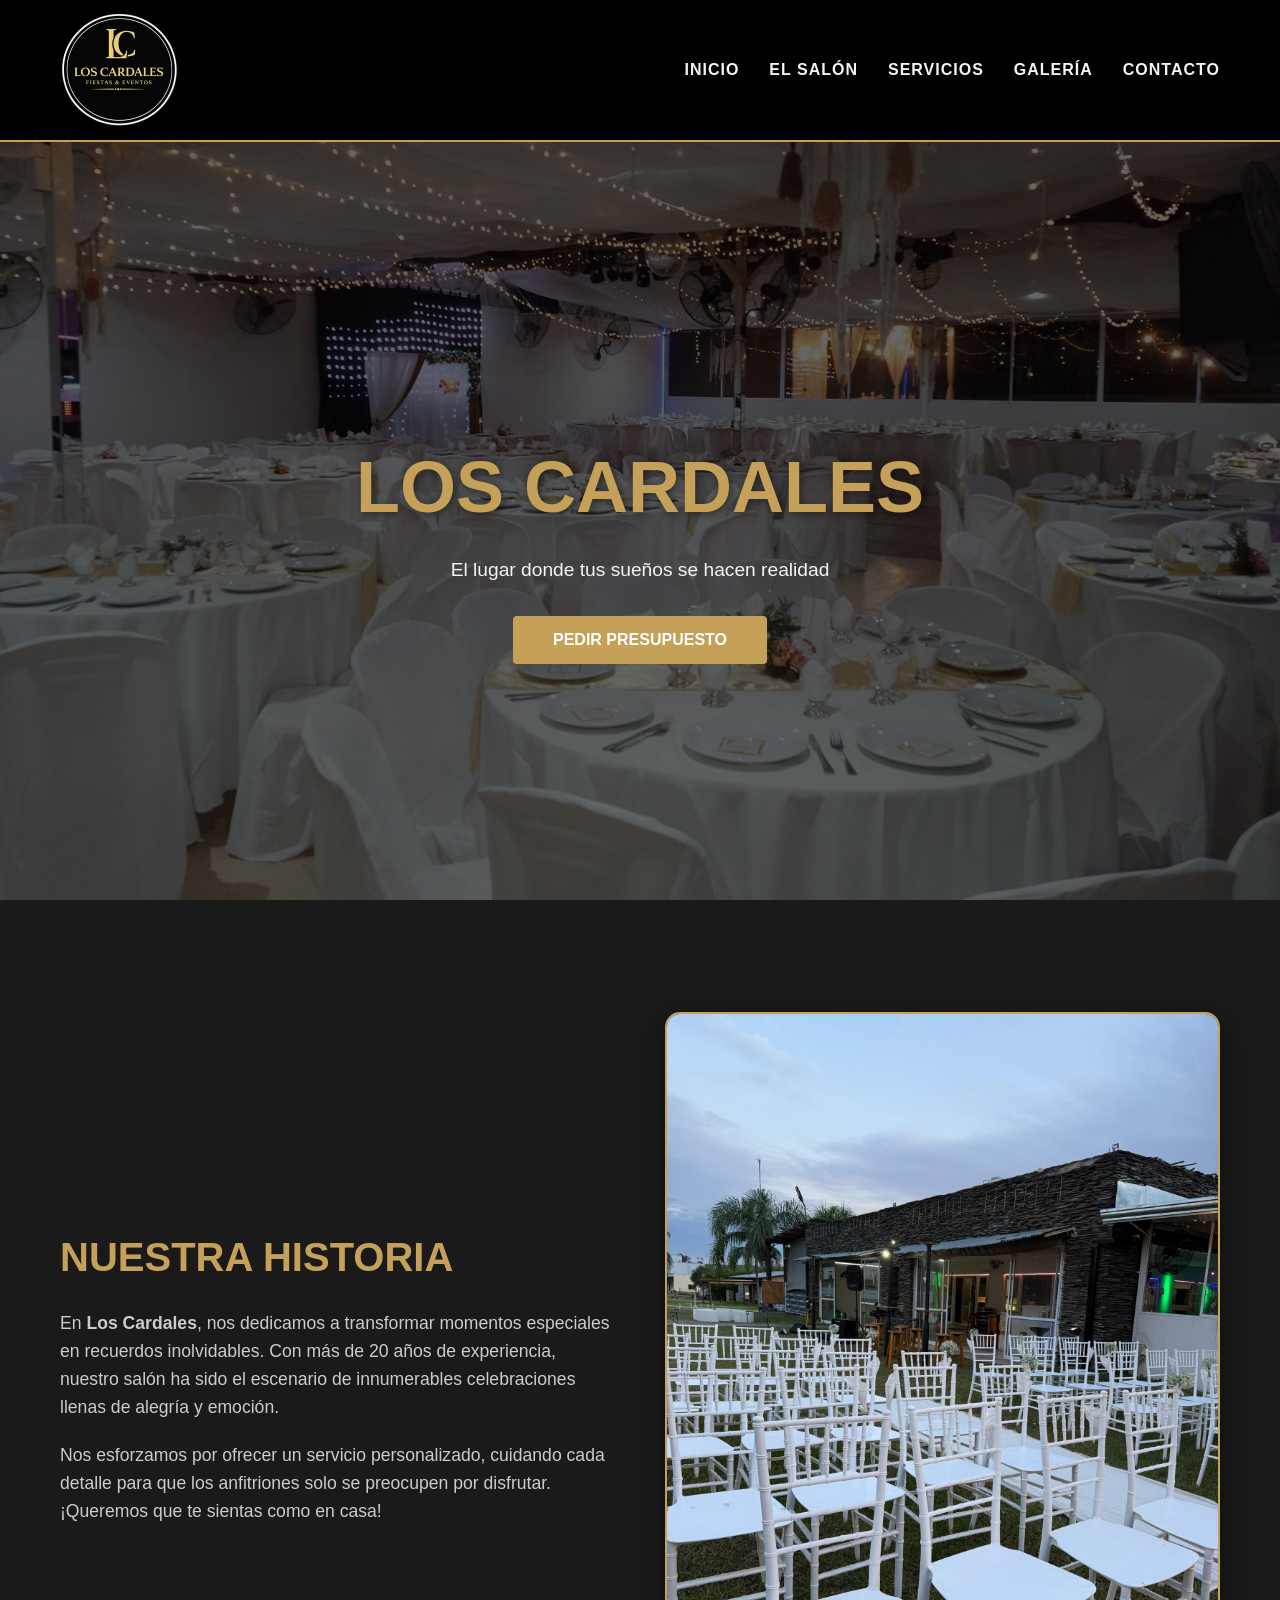
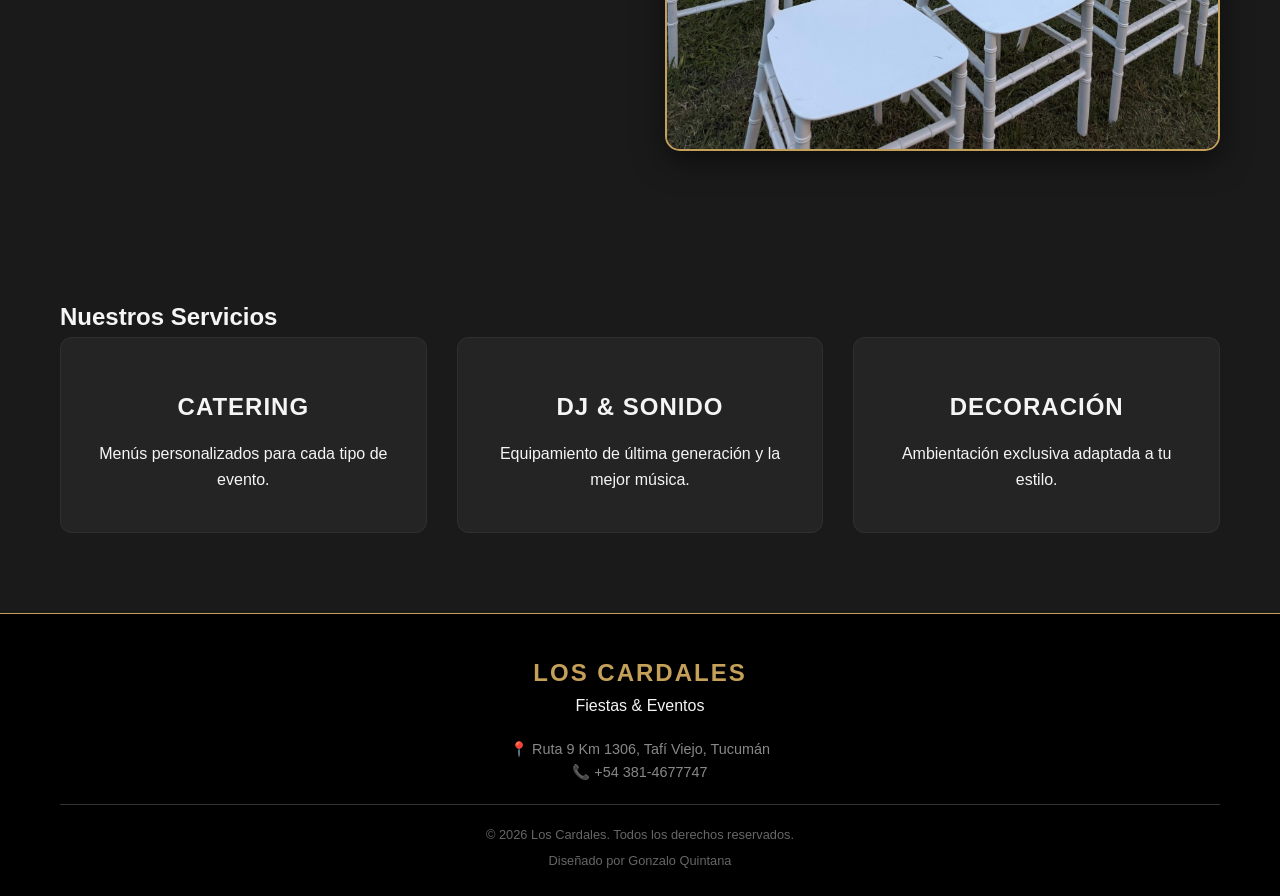
<file: index.html>
<!DOCTYPE html>
<html lang="es">
<head>
    <meta charset="UTF-8">
    <meta name="viewport" content="width=device-width, initial-scale=1.0">
    <title>Los Cardales - Fiestas & Eventos</title>
    <meta name="keywords" content="salon de fiestas tucumuan, salon de eventos tafi viejo, alquiler de salon para bodas, catering para eventos tucuman, fiestas de 15 los cardales">
    <link rel="stylesheet" href="./scss/style.css">
</head>
<body>

    <!-- HEADER Y NAVEGACIÓN -->
    <header id="start">
        <div class="nav-container">
            <div class="logo">
                <a href="#start">
                    <img src="./assets/inicio/logo.jpg" alt="Logo Los Cardales">
                </a>
            </div>
            <nav>
                <ul>
                    <li><a href="#start">Inicio</a></li>
                    <li><a href="salon.html">El Salón</a></li>
                    <li><a href="servicios.html">Servicios</a></li>
                    <li><a href="galeria.html">Galería</a></li>
                    <li><a href="contacto.html">Contacto</a></li>
                </ul>
            </nav>
        </div>
    </header>

    <!-- SECCIÓN INICIO -->
    <section id="inicio">
        <div class="hero-content">
            <h1>Los Cardales</h1>
            <p>El lugar donde tus sueños se hacen realidad</p>
            <button>Pedir Presupuesto</button>
        </div>
    </section>
    
    <!-- SECCIÓN SOBRE NOSOTROS -->
    <section id="salon" class="container about-section">
        <div class="about-content">
            <div class="about-text">
                <h2 class="section-title-left">Nuestra Historia</h2>
                <p>En <strong>Los Cardales</strong>, nos dedicamos a transformar momentos especiales en recuerdos inolvidables. Con más de 20 años de experiencia, nuestro salón ha sido el escenario de innumerables celebraciones llenas de alegría y emoción.</p>
                <p>Nos esforzamos por ofrecer un servicio personalizado, cuidando cada detalle para que los anfitriones solo se preocupen por disfrutar. ¡Queremos que te sientas como en casa!</p>
            </div>
            <div class="about-image">
                <img src="./assets/inicio/interior.jpg" alt="Interior de Los Cardales">
            </div>
        </div>
    </section>

    <!-- SECCIÓN SERVICIOS -->
    <section id="servicios" class="container">
        <h2 class="section-title">Nuestros Servicios</h2>
        <div class="services-grid">
            <div class="service-card">
                <h3>Catering</h3>
                <p>Menús personalizados para cada tipo de evento.</p>
            </div>
            <div class="service-card">
                <h3>DJ & Sonido</h3>
                <p>Equipamiento de última generación y la mejor música.</p>
            </div>
            <div class="service-card">
                <h3>Decoración</h3>
                <p>Ambientación exclusiva adaptada a tu estilo.</p>
            </div>
        </div>
    </section>

    <footer class="main-footer">
        <div class="footer-container">
            <div class="footer-info">
                <h4>Los Cardales</h4>
                <p>Fiestas & Eventos</p>
            </div>
            
            <div class="footer-links">
                <p>📍 Ruta 9 Km 1306, Tafí Viejo, Tucumán</p>
                <p>📞 +54 381-4677747</p>
            </div>
    
            <div class="footer-copy">
                <p>&copy; 2026 Los Cardales. Todos los derechos reservados.</p>
                <p>Diseñado por Gonzalo Quintana</p>
            </div>
        </div>
    </footer>
</body>
</html>
</file>
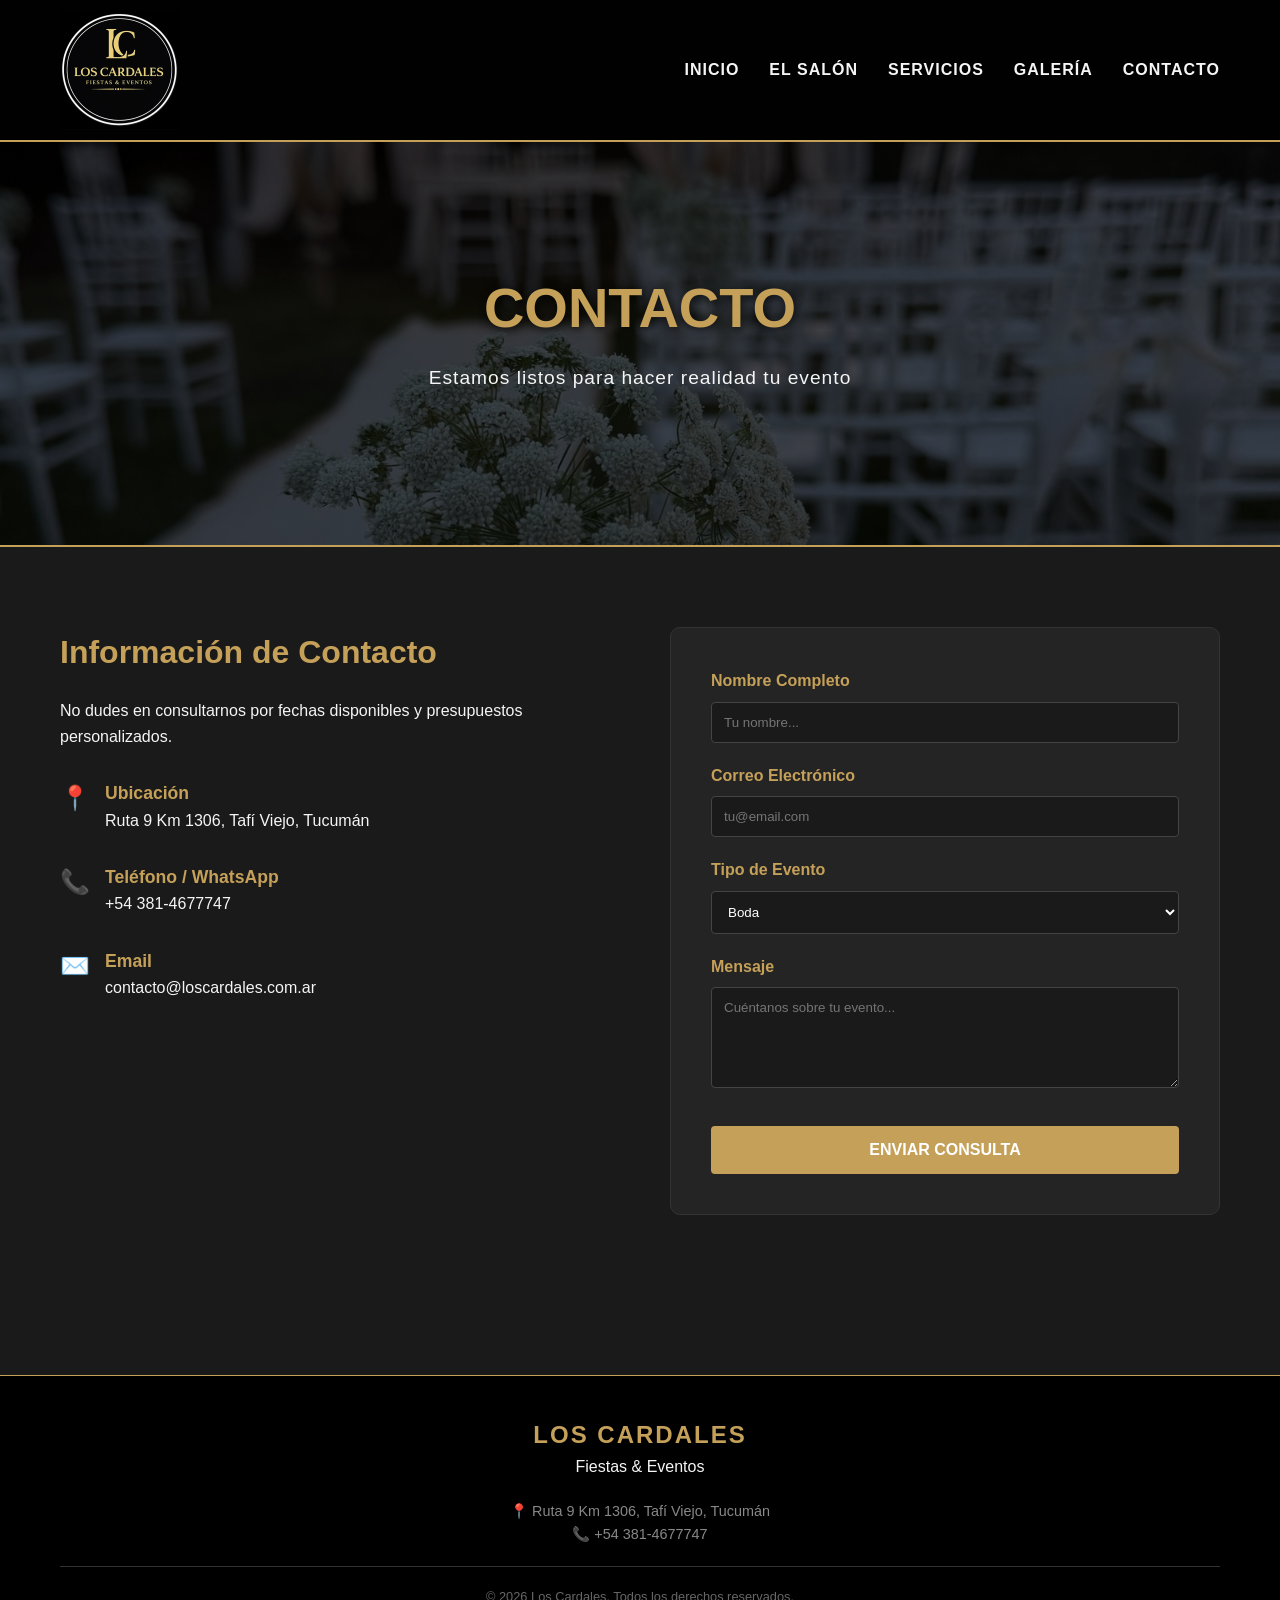
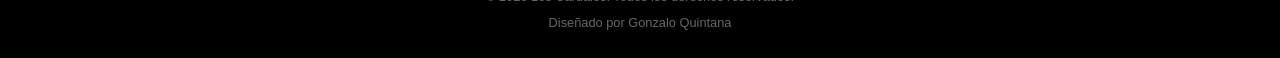
<file: contacto.html>
<!DOCTYPE html>
<html lang="es">
<head>
    <meta charset="UTF-8">
    <meta name="viewport" content="width=device-width, initial-scale=1.0">
    <title>Contacto - Los Cardales</title>
    <meta name="keywords" content="salon de fiestas tucumuan, salon de eventos tafi viejo, alquiler de salon para bodas, catering para eventos tucuman, fiestas de 15 los cardales">
    <link rel="stylesheet" href="./scss/style.css">
</head>
<body>

    <!-- HEADER (Mantener igual que en los otros archivos) -->
    <header>
        <div class="nav-container">
            <div class="logo">
                <a href="index.html#start">
                    <img src="./assets/inicio/logo.jpg" alt="Logo Los Cardales">
                </a>
            </div>
            <nav>
                <ul>
                    <li><a href="index.html#start">Inicio</a></li>
                    <li><a href="salon.html">El Salón</a></li>
                    <li><a href="servicios.html">Servicios</a></li>
                    <li><a href="galeria.html">Galería</a></li>
                    <li><a href="contacto.html">Contacto</a></li>
                </ul>
            </nav>
        </div>
    </header>

    <main>
        <section class="contacto-hero">
            <div class="hero-content">
                <h1>Contacto</h1>
                <p>Estamos listos para hacer realidad tu evento</p>
            </div>
        </section>

        <section class="container contacto-grid">
            <!-- Columna 1: Datos de contacto -->
            <div class="contacto-info">
                <h2>Información de Contacto</h2>
                <p>No dudes en consultarnos por fechas disponibles y presupuestos personalizados.</p>
                
                <div class="info-item">
                    <span>📍</span>
                    <div>
                        <h3>Ubicación</h3>
                        <p>Ruta 9 Km 1306, Tafí Viejo, Tucumán</p>
                    </div>
                </div>

                <div class="info-item">
                    <span>📞</span>
                    <div>
                        <h3>Teléfono / WhatsApp</h3>
                        <p>+54 381-4677747</p>
                    </div>
                </div>

                <div class="info-item">
                    <span>✉️</span>
                    <div>
                        <h3>Email</h3>
                        <p>contacto@loscardales.com.ar</p>
                    </div>
                </div>
            </div>

            <!-- Columna 2: Formulario -->
            <div class="contacto-form-container">
                <form class="contacto-form">
                    <div class="form-group">
                        <label for="nombre">Nombre Completo</label>
                        <input type="text" id="nombre" name="nombre" placeholder="Tu nombre..." required>
                    </div>

                    <div class="form-group">
                        <label for="email">Correo Electrónico</label>
                        <input type="email" id="email" name="email" placeholder="tu@email.com" required>
                    </div>

                    <div class="form-group">
                        <label for="evento">Tipo de Evento</label>
                        <select id="evento" name="evento">
                            <option value="boda">Boda</option>
                            <option value="quince">Fiesta de 15</option>
                            <option value="cumple">Cumpleaños</option>
                            <option value="corporativo">Evento Corporativo</option>
                            <option value="otro">Otro</option>
                        </select>
                    </div>

                    <div class="form-group">
                        <label for="mensaje">Mensaje</label>
                        <textarea id="mensaje" name="mensaje" rows="5" placeholder="Cuéntanos sobre tu evento..." required></textarea>
                    </div>

                    <button type="submit" class="btn-enviar">Enviar Consulta</button>
                </form>
            </div>
        </section>
    </main>

    <footer class="main-footer">
        <div class="footer-container">
            <div class="footer-info">
                <h4>Los Cardales</h4>
                <p>Fiestas & Eventos</p>
            </div>
            
            <div class="footer-links">
                <p>📍 Ruta 9 Km 1306, Tafí Viejo, Tucumán</p>
                <p>📞 +54 381-4677747</p>
            </div>

            <div class="footer-copy">
                <p>&copy; 2026 Los Cardales. Todos los derechos reservados.</p>
                <p>Diseñado por Gonzalo Quintana</p>
            </div>
        </div>
    </footer>

</body>
</html>
</file>
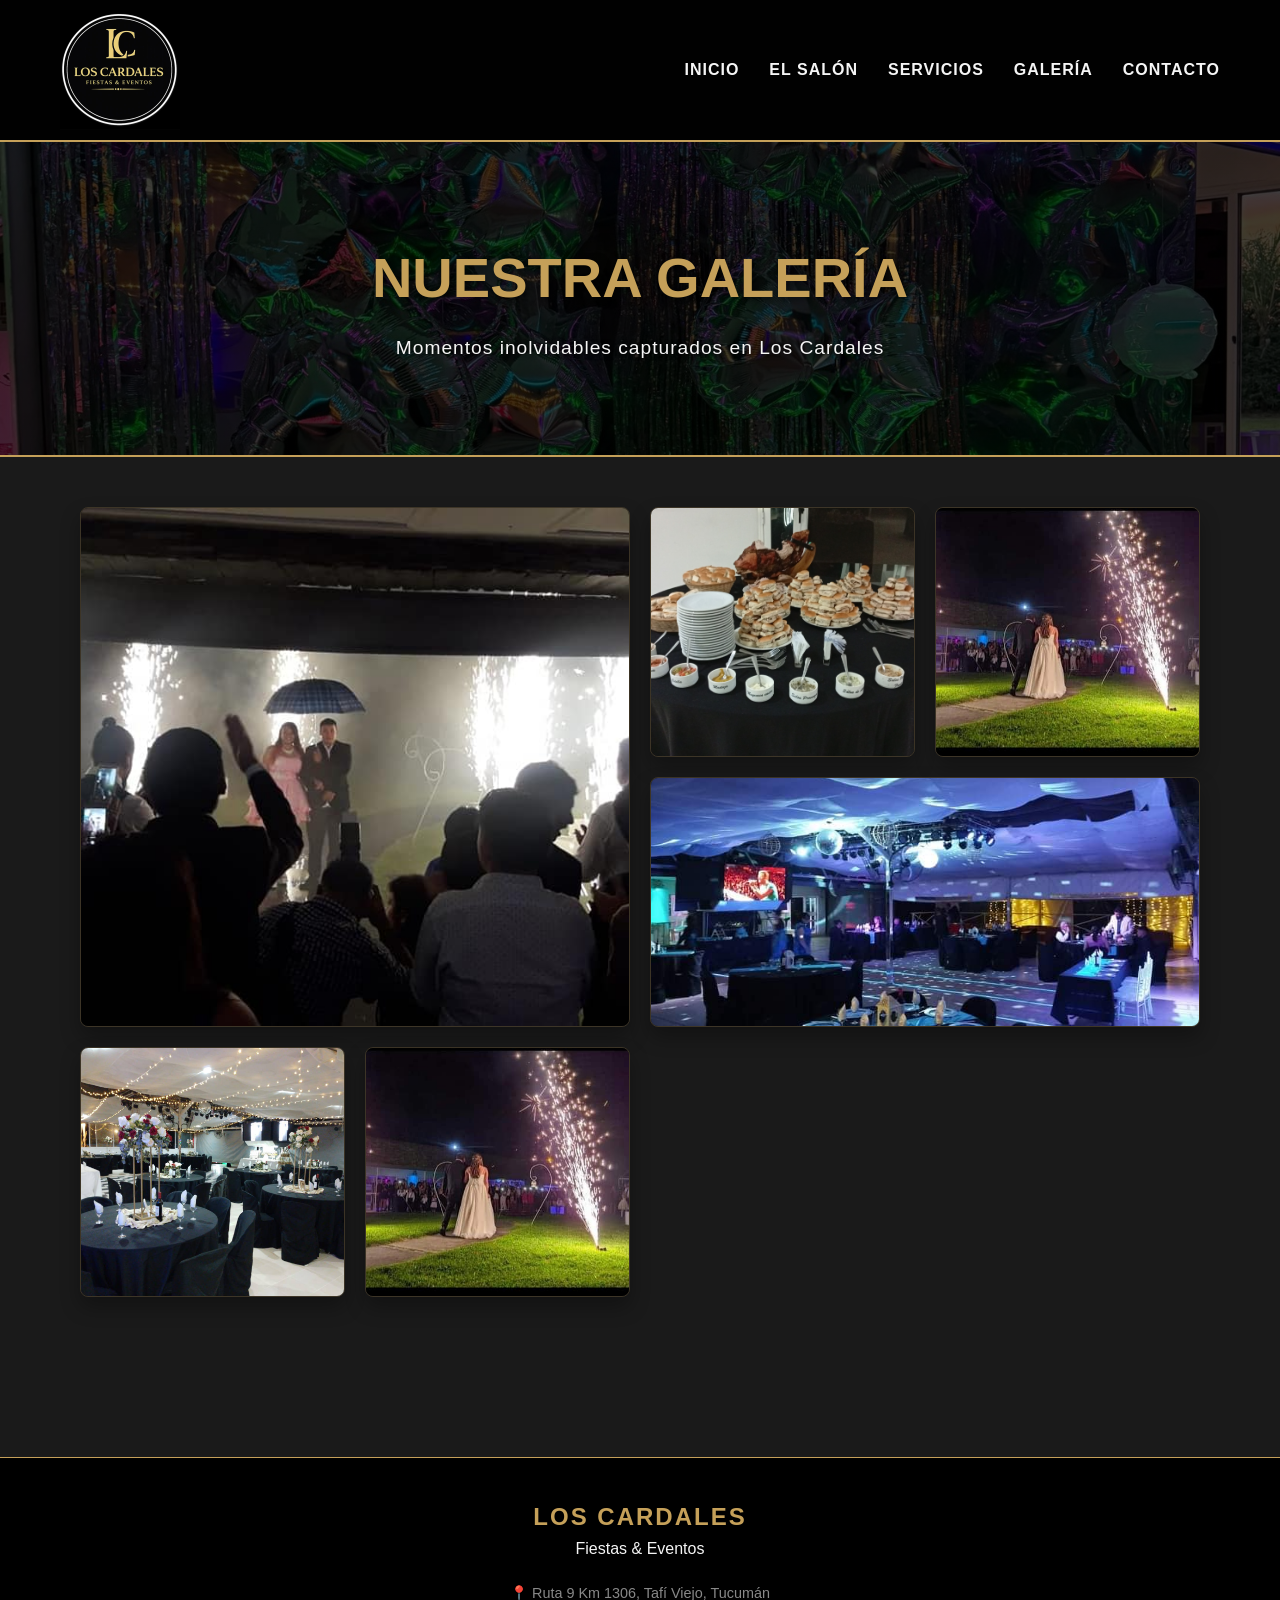
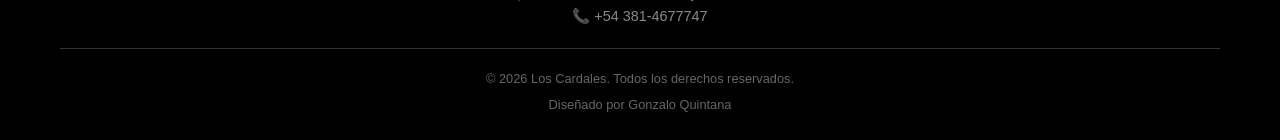
<file: galeria.html>
<!DOCTYPE html>
<html lang="es">
<head>
    <meta charset="UTF-8">
    <meta name="viewport" content="width=device-width, initial-scale=1.0">
    <title>Galeria - Los Cardales</title>
    <meta name="keywords" content="salon de fiestas tucumuan, salon de eventos tafi viejo, alquiler de salon para bodas, catering para eventos tucuman, fiestas de 15 los cardales">
    <link rel="stylesheet" href="./scss/style.css">
</head>
    <!-- HEADER (Mantener igual que en los otros archivos) -->
    <header>
        <div class="nav-container">
            <div class="logo">
                <a href="index.html#start">
                    <img src="./assets/inicio/logo.jpg" alt="Logo Los Cardales">
                </a>
            </div>
            <nav>
                <ul>
                    <li><a href="index.html#start">Inicio</a></li>
                    <li><a href="salon.html">El Salón</a></li>
                    <li><a href="servicios.html">Servicios</a></li>
                    <li><a href="galeria.html">Galería</a></li>
                    <li><a href="contacto.html">Contacto</a></li>
                </ul>
            </nav>
        </div>
    </header>
    <body>
        <section id="galeria" class="galeria-section">
            <div class="galeria-header">
                <div class="header-content">
                    <h2 class="section-title">Nuestra Galería</h2>
                    <p class="section-subtitle">Momentos inolvidables capturados en Los Cardales</p>
                </div>
            </div>
            
            <div class="container galeria-container">
                <div class="galeria-grid">
                    <div class="galeria-item item-grande">
                        <img src="./assets/inicio/xv.jpg" alt="Fiesta en Los Cardales">
                        <div class="capa-oscura"><span>XV Años</span></div>
                    </div>
                    
                    <div class="galeria-item">
                        <img src="./assets/inicio/catering.jpg" alt="Mesa de dulces">
                        <div class="capa-oscura"><span>Catering</span></div>
                    </div>
                    
                    <div class="galeria-item">
                        <img src="./assets/inicio/bodas.jpg" alt="Decoración de bodas">
                        <div class="capa-oscura"><span>Bodas</span></div>
                    </div>
                    
                    <div class="galeria-item item-ancho">
                        <img src="./assets/inicio/pista.jpg" alt="Pista de baile">
                        <div class="capa-oscura"><span>Pista de Baile</span></div>
                    </div>
                    
                    <div class="galeria-item">
                        <img src="./assets/inicio/ambientacion.jpg" alt="Detalle de luces">
                        <div class="capa-oscura"><span>Ambientación</span></div>
                    </div>
                    
                    <div class="galeria-item">
                        <img src="./assets/inicio/recepciones.jpg" alt="Entrada del salón">
                        <div class="capa-oscura"><span>Recepciones</span></div>
                    </div>
                </div>
            </div>
        </section>

        <footer class="main-footer">
            <div class="footer-container">
                <div class="footer-info">
                    <h4>Los Cardales</h4>
                    <p>Fiestas & Eventos</p>
                </div>
                
                <div class="footer-links">
                    <p>📍 Ruta 9 Km 1306, Tafí Viejo, Tucumán</p>
                    <p>📞 +54 381-4677747</p>
                </div>

                <div class="footer-copy">
                    <p>&copy; 2026 Los Cardales. Todos los derechos reservados.</p>
                    <p>Diseñado por Gonzalo Quintana</p>
                </div>
            </div>
        </footer>

    </body>
</html>
</file>
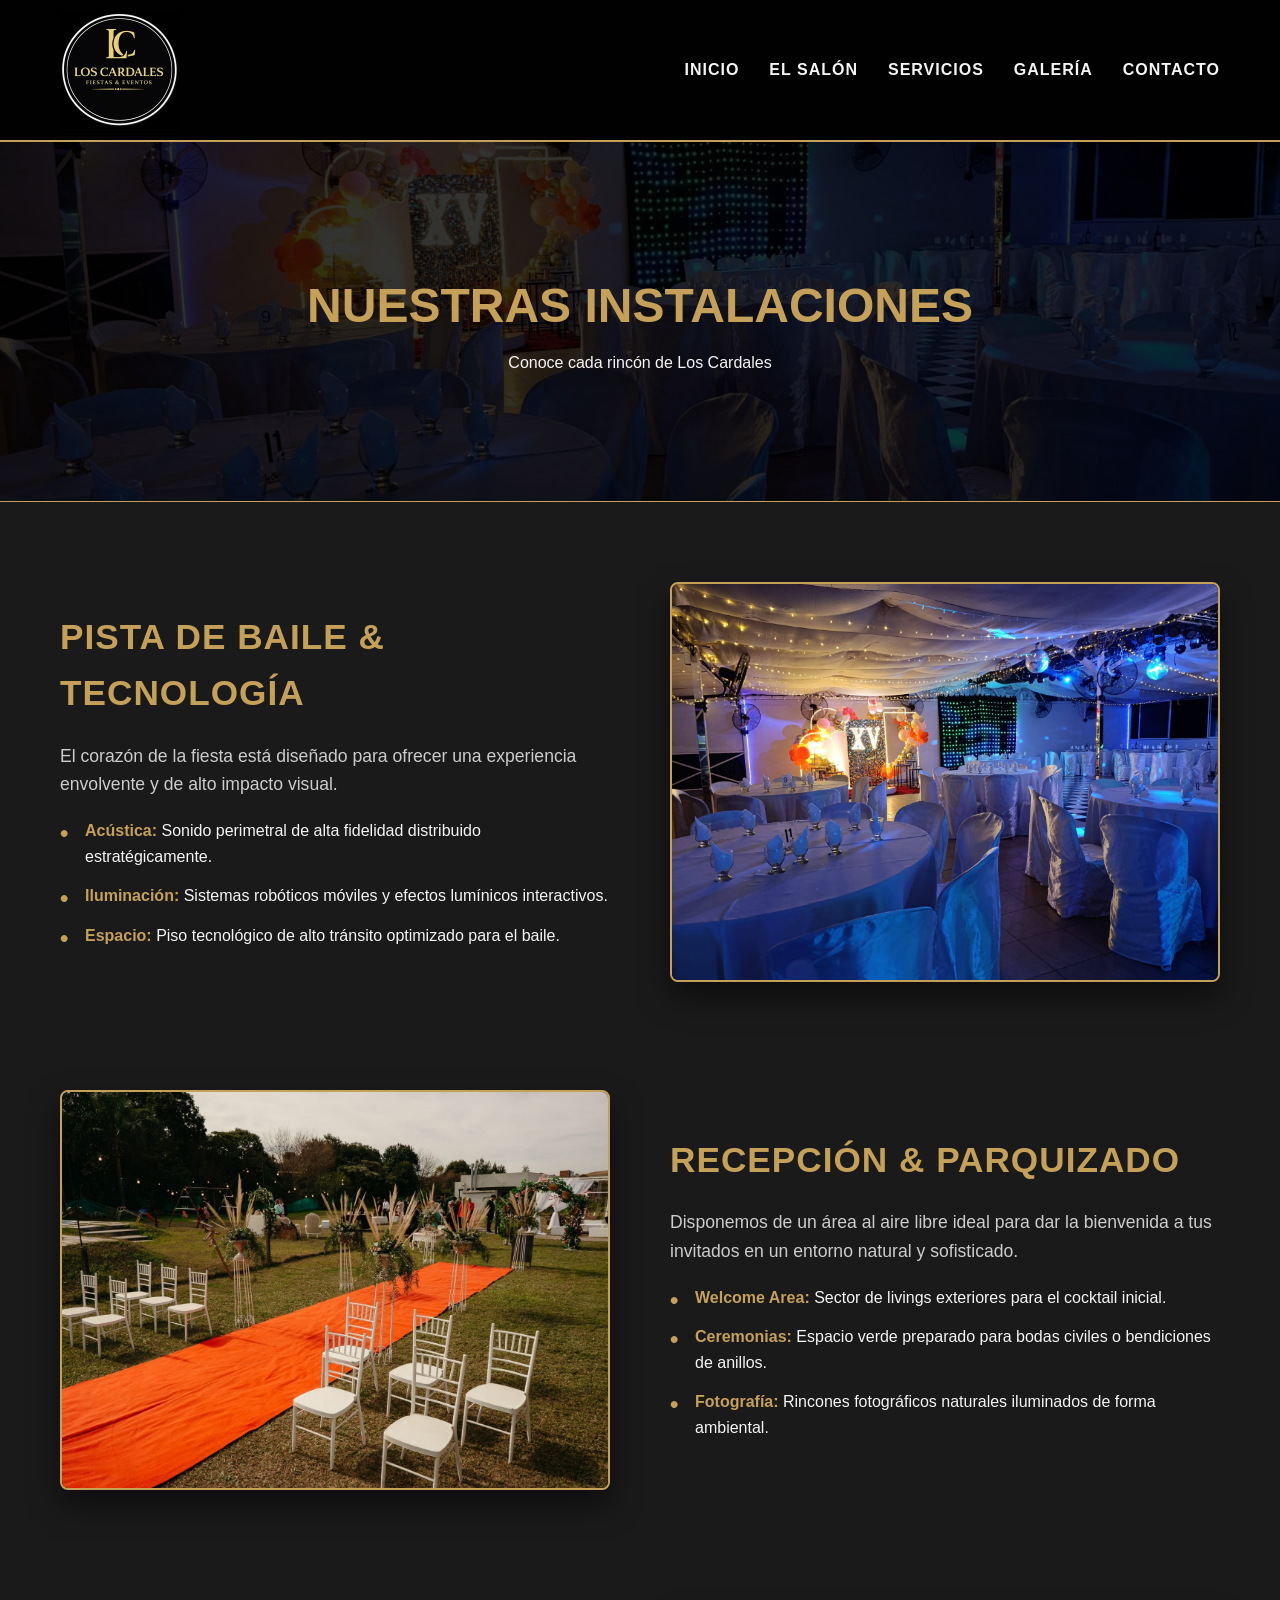
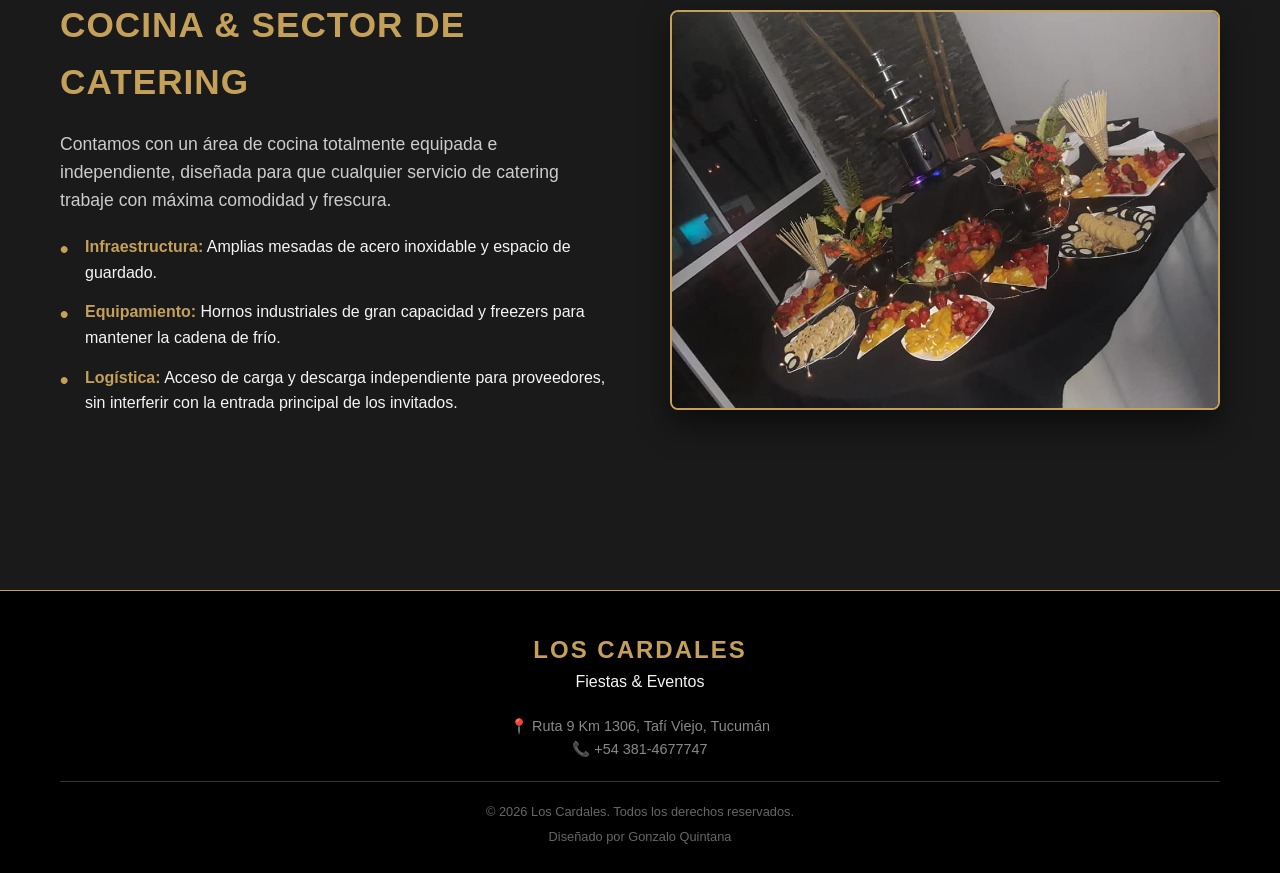
<file: salon.html>
<!DOCTYPE html>
<html lang="es">
<head>
    <meta charset="UTF-8">
    <meta name="viewport" content="width=device-width, initial-scale=1.0">
    <title>El Salón - Los Cardales</title>
    <meta name="keywords" content="salon de fiestas tucumuan, salon de eventos tafi viejo, alquiler de salon para bodas, catering para eventos tucuman, fiestas de 15 los cardales">
    <link rel="stylesheet" href="./scss/style.css">
</head>
<body>

    <!-- HEADER -->
    <header>
        <div class="nav-container">
            <div class="logo">
                <a href="index.html#start">
                    <img src="./assets/inicio/logo.jpg" alt="Logo Los Cardales">
                </a>
            </div>
            <nav>
                <ul>
                    <li><a href="index.html#start">Inicio</a></li>
                    <li><a href="salon.html">El Salón</a></li>
                    <li><a href="servicios.html">Servicios</a></li>
                    <li><a href="galeria.html">Galería</a></li>
                    <li><a href="contacto.html">Contacto</a></li>
                </ul>
            </nav>
        </div>
    </header>

    <!-- CONTENIDO EXCLUSIVO DE ESTA PÁGINA -->
    <main>
        <section class="salon-hero">
            <h1>Nuestras Instalaciones</h1>
            <p>Conoce cada rincón de Los Cardales</p>
        </section>

        <!-- CONTENEDOR PRINCIPAL DE SECCIONES INTERCALADAS -->
        <section class="container salon-detalles-page">
            <div class="salon-features-container">
                
                <!-- Sección 1: Texto Izquierda - Foto Derecha -->
                <div class="salon-row">
                    <div class="salon-info-box">
                        <h3>Pista de Baile & Tecnología</h3>
                        <p>El corazón de la fiesta está diseñado para ofrecer una experiencia envolvente y de alto impacto visual.</p>
                        <ul class="salon-list">
                            <li><strong>Acústica:</strong> Sonido perimetral de alta fidelidad distribuido estratégicamente.</li>
                            <li><strong>Iluminación:</strong> Sistemas robóticos móviles y efectos lumínicos interactivos.</li>
                            <li><strong>Espacio:</strong> Piso tecnológico de alto tránsito optimizado para el baile.</li>
                        </ul>
                    </div>
                    <div class="salon-main-img">
                        <img src="./assets/inicio/salon.jpg" alt="Pista de baile Los Cardales">
                    </div>
                </div>

                <!-- Sección 2: Foto Izquierda - Texto Derecha -->
                <div class="salon-row">
                    <div class="salon-info-box">
                        <h3>Recepción & Parquizado</h3>
                        <p>Disponemos de un área al aire libre ideal para dar la bienvenida a tus invitados en un entorno natural y sofisticado.</p>
                        <ul class="salon-list">
                            <li><strong>Welcome Area:</strong> Sector de livings exteriores para el cocktail inicial.</li>
                            <li><strong>Ceremonias:</strong> Espacio verde preparado para bodas civiles o bendiciones de anillos.</li>
                            <li><strong>Fotografía:</strong> Rincones fotográficos naturales iluminados de forma ambiental.</li>
                        </ul>
                    </div>
                    <div class="salon-main-img">
                        <img src="./assets/inicio/salon2.jpg" alt="Jardines de Los Cardales">
                    </div>
                </div>

                <!-- Sección 3: Texto Izquierda - Foto Derecha -->
                <div class="salon-row">
                    <div class="salon-info-box">
                        <h3>Cocina & Sector de Catering</h3>
                        <p>Contamos con un área de cocina totalmente equipada e independiente, diseñada para que cualquier servicio de catering trabaje con máxima comodidad y frescura.</p>
                        <ul class="salon-list">
                            <li><strong>Infraestructura:</strong> Amplias mesadas de acero inoxidable y espacio de guardado.</li>
                            <li><strong>Equipamiento:</strong> Hornos industriales de gran capacidad y freezers para mantener la cadena de frío.</li>
                            <li><strong>Logística:</strong> Acceso de carga y descarga independiente para proveedores, sin interferir con la entrada principal de los invitados.</li>
                        </ul>
                    </div>
                    <div class="salon-main-img">
                        <img src="./assets/inicio/salon3.jpg" alt="Cocina e instalaciones de catering Los Cardales">
                    </div>
                </div>
            </div>
        </section>
    </main>

    <!-- FOOTER -->
    <footer class="main-footer">
        <div class="footer-container">
            <div class="footer-info">
                <h4>Los Cardales</h4>
                <p>Fiestas & Eventos</p>
            </div>
            
            <div class="footer-links">
                <p>📍 Ruta 9 Km 1306, Tafí Viejo, Tucumán</p>
                <p>📞 +54 381-4677747</p>
            </div>

            <div class="footer-copy">
                <p>&copy; 2026 Los Cardales. Todos los derechos reservados.</p>
                <p>Diseñado por Gonzalo Quintana</p>
            </div>
        </div>
    </footer>

</body>
</html>
</file>
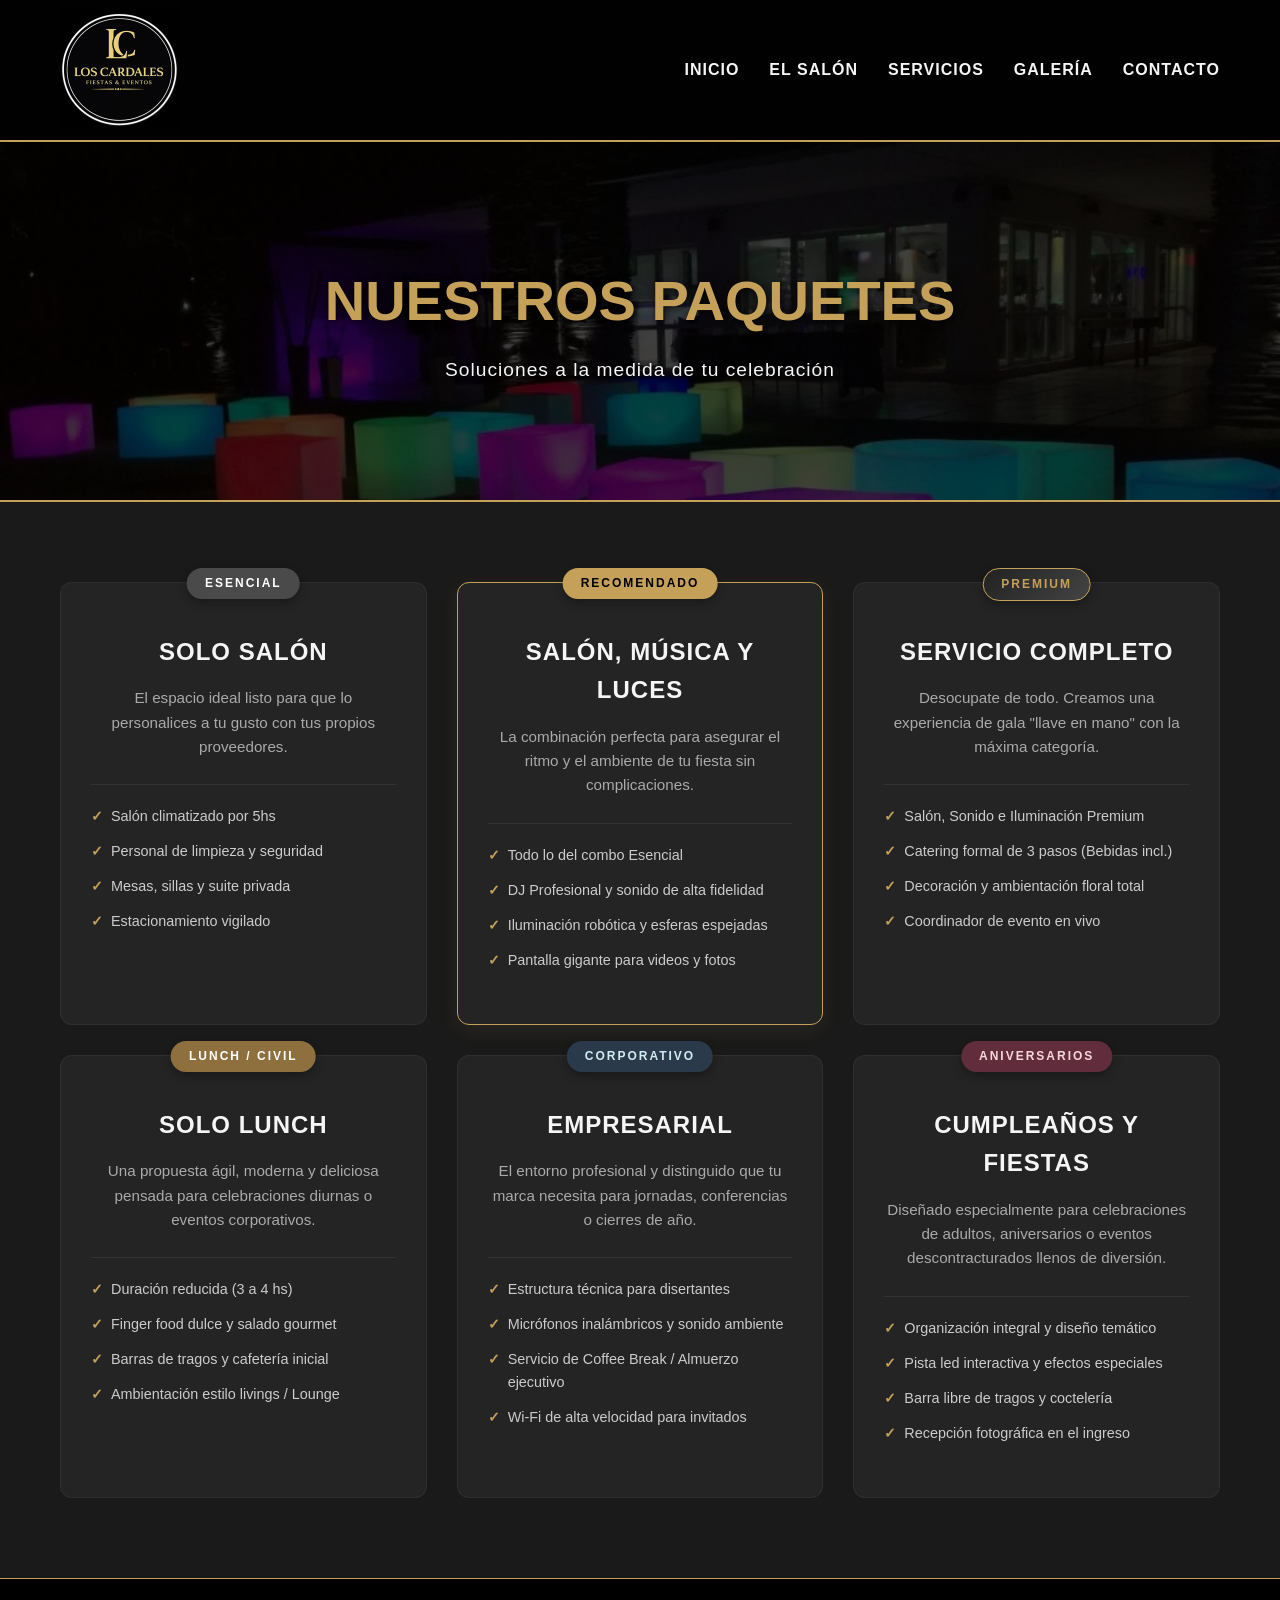
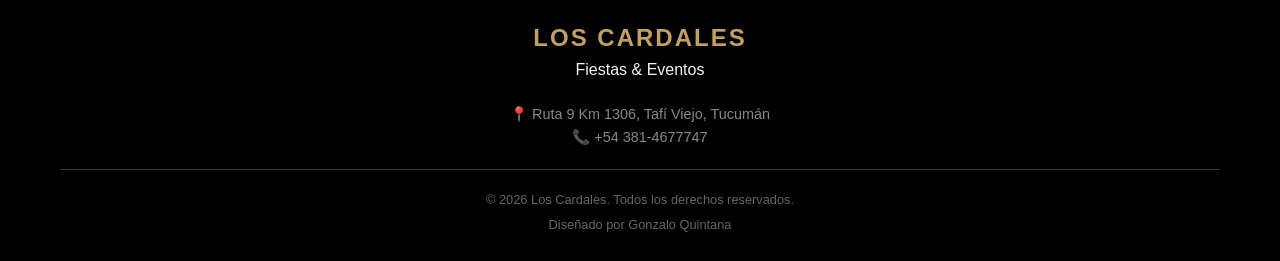
<file: servicios.html>
<!DOCTYPE html>
<html lang="en">
<head>
    <meta charset="UTF-8">
    <meta name="viewport" content="width=device-width, initial-scale=1.0">
    <title>Servicios - Los Cardales</title>
    <meta name="keywords" content="salon de fiestas tucumuan, salon de eventos tafi viejo, alquiler de salon para bodas, catering para eventos tucuman, fiestas de 15 los cardales">
    <link rel="stylesheet" href="./scss/style.css">
</head>
<body>
    
    <!-- HEADER (Mantener igual que en los otros archivos) -->
    <header>
        <div class="nav-container">
            <div class="logo">
                <a href="index.html#start">
                    <img src="./assets/inicio/logo.jpg" alt="Logo Los Cardales">
                </a>
            </div>
            <nav>
                <ul>
                    <li><a href="index.html#start">Inicio</a></li>
                    <li><a href="salon.html">El Salón</a></li>
                    <li><a href="servicios.html">Servicios</a></li>
                    <li><a href="galeria.html">Galería</a></li>
                    <li><a href="contacto.html">Contacto</a></li>
                </ul>
            </nav>
        </div>
    </header>
<section id="servicios" class="services-section">
    
    <div class="services-hero">
        <div class="hero-text-container">
            <h2 class="section-title">Nuestros Paquetes</h2>
            <p class="section-subtitle">Soluciones a la medida de tu celebración</p>
        </div>
    </div>

    <div class="container">
        <div class="services-grid">
            
            <!-- Combo 1 -->
            <div class="service-card">
                <span class="combo-badge badge-plata">Esencial</span>
                <h3>Solo Salón</h3>
                <p class="card-desc">El espacio ideal listo para que lo personalices a tu gusto con tus propios proveedores.</p>
                <ul class="card-features">
                    <li>Salón climatizado por 5hs</li>
                    <li>Personal de limpieza y seguridad</li>
                    <li>Mesas, sillas y suite privada</li>
                    <li>Estacionamiento vigilado</li>
                </ul>
            </div>
            
            <!-- Combo 2 (Destacado) -->
            <div class="service-card popular">
                <span class="combo-badge badge-oro">Recomendado</span>
                <h3>Salón, Música y Luces</h3>
                <p class="card-desc">La combinación perfecta para asegurar el ritmo y el ambiente de tu fiesta sin complicaciones.</p>
                <ul class="card-features">
                    <li>Todo lo del combo Esencial</li>
                    <li>DJ Profesional y sonido de alta fidelidad</li>
                    <li>Iluminación robótica y esferas espejadas</li>
                    <li>Pantalla gigante para videos y fotos</li>
                </ul>
            </div>
            
            <!-- Combo 3 -->
            <div class="service-card premium">
                <span class="combo-badge badge-premium">Premium</span>
                <h3>Servicio Completo</h3>
                <p class="card-desc">Desocupate de todo. Creamos una experiencia de gala "llave en mano" con la máxima categoría.</p>
                <ul class="card-features">
                    <li>Salón, Sonido e Iluminación Premium</li>
                    <li>Catering formal de 3 pasos (Bebidas incl.)</li>
                    <li>Decoración y ambientación floral total</li>
                    <li>Coordinador de evento en vivo</li>
                </ul>
            </div>
            
            <!-- Combo 4 -->
            <div class="service-card">
                <span class="combo-badge badge-lunch">Lunch / Civil</span>
                <h3>Solo Lunch</h3>
                <p class="card-desc">Una propuesta ágil, moderna y deliciosa pensada para celebraciones diurnas o eventos corporativos.</p>
                <ul class="card-features">
                    <li>Duración reducida (3 a 4 hs)</li>
                    <li>Finger food dulce y salado gourmet</li>
                    <li>Barras de tragos y cafetería inicial</li>
                    <li>Ambientación estilo livings / Lounge</li>
                </ul>
            </div>

            <!-- Combo 5 -->
            <div class="service-card">
                <span class="combo-badge badge-corp">Corporativo</span>
                <h3>Empresarial</h3>
                <p class="card-desc">El entorno profesional y distinguido que tu marca necesita para jornadas, conferencias o cierres de año.</p>
                <ul class="card-features">
                    <li>Estructura técnica para disertantes</li>
                    <li>Micrófonos inalámbricos y sonido ambiente</li>
                    <li>Servicio de Coffee Break / Almuerzo ejecutivo</li>
                    <li>Wi-Fi de alta velocidad para invitados</li>
                </ul>
            </div>

            <!-- Combo 6 -->
            <div class="service-card">
                <span class="combo-badge badge-festa">Aniversarios</span>
                <h3>Cumpleaños y Fiestas</h3>
                <p class="card-desc">Diseñado especialmente para celebraciones de adultos, aniversarios o eventos descontracturados llenos de diversión.</p>
                <ul class="card-features">
                    <li>Organización integral y diseño temático</li>
                    <li>Pista led interactiva y efectos especiales</li>
                    <li>Barra libre de tragos y coctelería</li>
                    <li>Recepción fotográfica en el ingreso</li>
                </ul>
            </div>

        </div>
    </div>
</section>
    <footer class="main-footer">
        <div class="footer-container">
            <div class="footer-info">
                <h4>Los Cardales</h4>
                <p>Fiestas & Eventos</p>
            </div>
            
            <div class="footer-links">
                <p>📍 Ruta 9 Km 1306, Tafí Viejo, Tucumán</p>
                <p>📞 +54 381-4677747</p>
            </div>

            <div class="footer-copy">
                <p>&copy; 2026 Los Cardales. Todos los derechos reservados.</p>
                <p>Diseñado por Gonzalo Quintana</p>
            </div>
        </div>
    </footer>
</body>
</html>
</file>
<file: scss/style.css>
@charset "UTF-8";
/* 1. CONFIGURACIÓN GRAL Y SCROLLBAR */
* {
  margin: 0;
  padding: 0;
  box-sizing: border-box;
  font-family: "Segoe UI", Tahoma, Geneva, Verdana, sans-serif;
}

html {
  scroll-behavior: smooth;
}

:root {
  --dorado: #C5A059;
  --dorado-oscuro: #8E6F3E;
  --negro-fondo: #1A1A1A;
  --negro-tarjeta: #242424;
  --blanco-hueso: #F5F5F5;
}

/* BARRA DE SCROLL GRAL */
::-webkit-scrollbar {
  width: 10px;
  height: 10px;
}

/* FONDO BARRA DE SCROLL */
::-webkit-scrollbar-track {
  background: #0d0d0d;
}

/* BARRA ARRASTRABLE */
::-webkit-scrollbar-thumb {
  background: var(--dorado);
  border-radius: 5px;
  border: 2px solid #0d0d0d;
}
::-webkit-scrollbar-thumb:hover {
  background: var(--dorado-oscuro);
}

body {
  background-color: var(--negro-fondo);
  color: var(--blanco-hueso);
  line-height: 1.6;
}

/* NAV BAR */
header {
  background-color: rgba(0, 0, 0, 0.95);
  padding: 10px 0;
  position: sticky;
  top: 0;
  border-bottom: 2px solid var(--dorado);
  z-index: 1000;
}
header .nav-container {
  max-width: 1200px;
  margin: 0 auto;
  display: flex;
  justify-content: space-between;
  align-items: center;
  padding: 0 20px;
}
header .logo img {
  height: 120px;
  width: auto;
  display: block;
  transition: transform 0.3s ease;
}
header .logo img:hover {
  transform: scale(1.1);
}
header nav ul {
  display: flex;
  list-style: none;
}
header nav ul li {
  margin-left: 30px;
}
header nav ul li a {
  color: var(--blanco-hueso);
  text-decoration: none;
  text-transform: uppercase;
  font-weight: bold;
  font-size: 1rem;
  letter-spacing: 1px;
  transition: 0.3s;
}
header nav ul li a:hover, header nav ul li a.active {
  color: var(--dorado);
}

/* INICIO */
#inicio {
  height: 90vh;
  background: linear-gradient(rgba(0, 0, 0, 0.6), rgba(0, 0, 0, 0.6)), url("../assets/inicio/portada.png");
  background-size: cover;
  background-position: center;
  background-attachment: fixed;
  display: flex;
  justify-content: center;
  align-items: center;
  text-align: center;
}

.hero-content h1 {
  font-size: 4.5rem;
  color: var(--dorado);
  text-transform: uppercase;
  margin-bottom: 10px;
  text-shadow: 2px 2px 10px rgba(0, 0, 0, 0.5);
}
.hero-content p {
  font-size: 1.2rem;
  margin-bottom: 30px;
}

/* CONTENEDORES GENERALES */
.container {
  max-width: 1200px;
  margin: 0 auto 80px auto;
  padding: 0 20px;
}

.services-section {
  background-color: var(--negro-fondo);
  /* Estilo Hero para la cabecera de la sección */
}
.services-section .services-hero {
  height: 40vh;
  background: linear-gradient(rgba(0, 0, 0, 0.75), rgba(0, 0, 0, 0.75)), url("../assets/inicio/servicios.jpg");
  background-size: cover;
  background-position: center;
  background-attachment: fixed;
  display: flex;
  justify-content: center;
  align-items: center;
  text-align: center;
  border-bottom: 2px solid var(--dorado);
  margin-bottom: 80px;
  padding: 0 20px;
}
.services-section .services-hero .section-title {
  color: var(--dorado);
  font-size: 3.5rem;
  text-transform: uppercase;
  text-shadow: 2px 2px 10px rgba(0, 0, 0, 0.8);
  margin-bottom: 10px;
}
.services-section .services-hero .section-subtitle {
  color: var(--blanco-hueso);
  font-size: 1.2rem;
  letter-spacing: 1px;
  text-shadow: 1px 1px 5px rgba(0, 0, 0, 0.8);
}

.services-grid {
  display: grid;
  grid-template-columns: repeat(auto-fit, minmax(280px, 1fr));
  gap: 30px;
  align-items: stretch;
}
.services-grid .service-card {
  background-color: var(--negro-tarjeta);
  padding: 50px 30px 40px 30px;
  text-align: center;
  border: 1px solid rgba(255, 255, 255, 0.05);
  transition: all 0.4s cubic-bezier(0.165, 0.84, 0.44, 1);
  border-radius: 12px;
  position: relative;
}
.services-grid .service-card:hover {
  border-color: rgba(197, 160, 89, 0.5);
  transform: translateY(-8px);
  box-shadow: 0 15px 35px rgba(0, 0, 0, 0.4);
}
.services-grid .service-card.popular {
  border: 1px solid var(--dorado);
  box-shadow: 0 5px 20px rgba(197, 160, 89, 0.1);
}
.services-grid .service-card.popular:hover {
  box-shadow: 0 15px 35px rgba(197, 160, 89, 0.2);
}
.services-grid .service-card h3 {
  color: var(--blanco-hueso);
  font-size: 1.5rem;
  margin-bottom: 15px;
  text-transform: uppercase;
  letter-spacing: 1px;
}
.services-grid .service-card .card-desc {
  font-size: 0.95rem;
  color: #aaa;
  margin-bottom: 25px;
  min-height: 65px;
}
.services-grid .service-card .card-features {
  list-style: none;
  text-align: left;
  border-top: 1px solid #333;
  padding-top: 20px;
}
.services-grid .service-card .card-features li {
  font-size: 0.9rem;
  color: #ccc;
  margin-bottom: 12px;
  padding-left: 20px;
  position: relative;
}
.services-grid .service-card .card-features li::before {
  content: "✓";
  color: var(--dorado);
  position: absolute;
  left: 0;
  font-weight: bold;
}
.services-grid .service-card {
  /* DISEÑO DE LAS ETIQUETAS */
}
.services-grid .service-card .combo-badge {
  position: absolute;
  top: -15px;
  left: 50%;
  transform: translateX(-50%);
  padding: 6px 18px;
  font-size: 0.75rem;
  font-weight: bold;
  text-transform: uppercase;
  letter-spacing: 2px;
  border-radius: 20px;
  box-shadow: 0 4px 10px rgba(0, 0, 0, 0.3);
  white-space: nowrap;
}
.services-grid .service-card .badge-plata {
  background-color: #4a4a4a;
  color: #fff;
}
.services-grid .service-card .badge-oro {
  background-color: var(--dorado);
  color: #000;
}
.services-grid .service-card .badge-lunch {
  background-color: var(--dorado-oscuro);
  color: #fff;
}
.services-grid .service-card .badge-corp {
  background-color: #2b3a4a;
  color: #d1ecf1;
}
.services-grid .service-card .badge-festa {
  background-color: #612d3d;
  color: #f8d7da;
}
.services-grid .service-card .badge-premium {
  background: linear-gradient(135deg, #222 0%, #444 100%);
  color: var(--dorado);
  border: 1px solid var(--dorado);
}

/* BOTONES Y COMPONENTES */
button, .btn-secundario {
  background-color: var(--dorado);
  color: white;
  border: none;
  padding: 15px 40px;
  font-size: 1rem;
  font-weight: bold;
  text-transform: uppercase;
  cursor: pointer;
  transition: 0.3s;
  border-radius: 4px;
  text-decoration: none;
  display: inline-block;
}
button:hover, .btn-secundario:hover {
  background-color: var(--dorado-oscuro);
  box-shadow: 0 0 15px var(--dorado);
}

/* SECCIÓN SOBRE NOSOTROS */
.about-section {
  padding: 60px 20px;
}
.about-section .about-content {
  display: flex;
  align-items: center;
  gap: 50px;
  flex-wrap: wrap;
}
.about-section .about-text {
  flex: 1;
  min-width: 300px;
}
.about-section .about-text p {
  margin-bottom: 20px;
  font-size: 1.1rem;
  color: #ccc;
}
.about-section .section-title-left {
  color: var(--dorado);
  font-size: 2.5rem;
  margin-bottom: 20px;
  text-transform: uppercase;
}
.about-section .about-image {
  flex: 1;
  min-width: 300px;
}
.about-section .about-image img {
  width: 100%;
  height: auto;
  border-radius: 15px;
  border: 2px solid var(--dorado);
  box-shadow: 0 10px 30px rgba(0, 0, 0, 0.5);
}

/* FOOTER */
.main-footer {
  background-color: #000;
  color: var(--blanco-hueso);
  padding: 40px 0 20px 0;
  border-top: 1px solid var(--dorado);
  margin-top: 50px;
  text-align: center;
}
.main-footer .footer-container {
  max-width: 1200px;
  margin: 0 auto;
  display: flex;
  flex-direction: column;
  gap: 20px;
  padding: 0 20px;
}
.main-footer .footer-info h4 {
  color: var(--dorado);
  text-transform: uppercase;
  font-size: 1.5rem;
  letter-spacing: 2px;
}
.main-footer .footer-links p {
  font-size: 0.9rem;
  color: #888;
}
.main-footer .footer-copy {
  border-top: 1px solid #333;
  padding-top: 20px;
  font-size: 0.8rem;
  color: #666;
}
.main-footer .footer-copy p {
  margin-bottom: 5px;
}

/* SECCIÓN EL SALÓN */
/* --- SECCIÓN EL SALÓN (PÁGINA INTERNA) --- */
.salon-hero {
  height: 40vh;
  background: linear-gradient(rgba(0, 0, 0, 0.8), rgba(0, 0, 0, 0.8)), url("../assets/inicio/salon.jpg");
  background-size: cover;
  background-position: center;
  display: flex;
  flex-direction: column;
  justify-content: center;
  align-items: center;
  text-align: center;
  border-bottom: 1px solid var(--dorado);
}
.salon-hero h1 {
  color: var(--dorado);
  font-size: 3rem;
  text-transform: uppercase;
  margin-bottom: 5px;
}

.salon-detalles-page {
  padding: 80px 20px;
}

.salon-features-container {
  display: flex;
  flex-direction: column;
  gap: 100px;
}
.salon-features-container .salon-row {
  display: flex;
  align-items: center;
  justify-content: center;
  gap: 60px;
  flex-wrap: wrap;
}
.salon-features-container .salon-row:nth-child(even) {
  flex-direction: row-reverse;
}
.salon-features-container .salon-row .salon-main-img {
  flex: 1;
  min-width: 300px;
  max-width: 550px;
}
.salon-features-container .salon-row .salon-main-img img {
  width: 100%;
  height: 400px;
  -o-object-fit: cover;
     object-fit: cover;
  border-radius: 8px;
  border: 2px solid var(--dorado);
  box-shadow: 0 15px 30px rgba(0, 0, 0, 0.5);
  transition: transform 0.4s ease;
}
.salon-features-container .salon-row .salon-main-img img:hover {
  transform: scale(1.02);
}
.salon-features-container .salon-row .salon-info-box {
  flex: 1;
  min-width: 300px;
}
.salon-features-container .salon-row .salon-info-box h3 {
  color: var(--dorado);
  font-size: 2.2rem;
  margin-bottom: 20px;
  text-transform: uppercase;
  letter-spacing: 1px;
}
.salon-features-container .salon-row .salon-info-box p {
  color: #ccc;
  font-size: 1.1rem;
  margin-bottom: 20px;
}
.salon-features-container .salon-row .salon-list {
  list-style: none;
  margin-top: 20px;
}
.salon-features-container .salon-row .salon-list li {
  margin-bottom: 14px;
  padding-left: 25px;
  position: relative;
  color: var(--blanco-hueso);
}
.salon-features-container .salon-row .salon-list li:before {
  content: "•";
  color: var(--dorado);
  font-weight: bold;
  font-size: 1.5rem;
  position: absolute;
  left: 0;
  top: -4px;
}
.salon-features-container .salon-row .salon-list li strong {
  color: var(--dorado);
}

/* Ajustes responsivos para celulares de la sección El Salón */
@media (max-width: 768px) {
  .salon-features-container {
    gap: 60px;
  }
  .salon-features-container .salon-row:nth-child(even) {
    flex-direction: row;
  }
  .salon-features-container .salon-row .salon-main-img img {
    height: 250px;
  }
  .salon-features-container .salon-row .salon-info-box h3 {
    font-size: 1.8rem;
  }
}
/* --- SECCIÓN CONTACTO --- */
.contacto-hero {
  height: 45vh;
  background: linear-gradient(rgba(0, 0, 0, 0.7), rgba(0, 0, 0, 0.7)), url("../assets/inicio/contacto.jpg");
  background-size: cover;
  background-position: center;
  background-attachment: fixed;
  display: flex;
  justify-content: center;
  align-items: center;
  text-align: center;
  border-bottom: 2px solid var(--dorado);
}
.contacto-hero h1 {
  color: var(--dorado);
  font-size: 3.5rem;
  text-transform: uppercase;
  text-shadow: 2px 2px 10px rgba(0, 0, 0, 0.7);
}
.contacto-hero p {
  color: var(--blanco-hueso);
  font-size: 1.2rem;
  letter-spacing: 1px;
}

.contacto-grid {
  display: grid;
  grid-template-columns: 1fr 1fr;
  gap: 60px;
  padding: 80px 20px;
  align-items: start;
}
.contacto-grid .contacto-info h2 {
  color: var(--dorado);
  margin-bottom: 20px;
  font-size: 2rem;
}
.contacto-grid .contacto-info .info-item {
  display: flex;
  gap: 15px;
  margin-top: 30px;
}
.contacto-grid .contacto-info .info-item span {
  font-size: 1.5rem;
  color: var(--dorado);
}
.contacto-grid .contacto-info .info-item h3 {
  font-size: 1.1rem;
  color: var(--dorado);
}
.contacto-grid .contacto-form-container {
  background-color: var(--negro-tarjeta);
  padding: 40px;
  border-radius: 10px;
  border: 1px solid #333;
}
.contacto-grid .contacto-form-container .form-group {
  margin-bottom: 20px;
}
.contacto-grid .contacto-form-container .form-group label {
  display: block;
  margin-bottom: 8px;
  color: var(--dorado);
  font-weight: bold;
}
.contacto-grid .contacto-form-container .form-group input, .contacto-grid .contacto-form-container .form-group select, .contacto-grid .contacto-form-container .form-group textarea {
  width: 100%;
  padding: 12px;
  background-color: #1a1a1a;
  border: 1px solid #444;
  color: white;
  border-radius: 4px;
  outline: none;
  transition: 0.3s;
}
.contacto-grid .contacto-form-container .form-group input:focus, .contacto-grid .contacto-form-container .form-group select:focus, .contacto-grid .contacto-form-container .form-group textarea:focus {
  border-color: var(--dorado);
}
.contacto-grid .contacto-form-container .btn-enviar {
  width: 100%;
  margin-top: 10px;
}

/* --- SECCIÓN GALERÍA --- */
.galeria-section {
  background-color: var(--negro-fondo);
  text-align: center;
}
.galeria-section .galeria-header {
  height: 35vh;
  background: linear-gradient(rgba(0, 0, 0, 0.75), rgba(0, 0, 0, 0.75)), url("../assets/inicio/galeria.jpg");
  background-size: cover;
  background-position: center;
  background-attachment: fixed;
  display: flex;
  justify-content: center;
  align-items: center;
  border-bottom: 2px solid var(--dorado);
  margin-bottom: 50px;
  padding: 0 20px;
}
.galeria-section .galeria-header .section-title {
  color: var(--dorado);
  font-size: 3.5rem;
  text-transform: uppercase;
  text-shadow: 2px 2px 10px rgba(0, 0, 0, 0.8);
  margin-bottom: 10px;
}
.galeria-section .galeria-header .section-subtitle {
  color: var(--blanco-hueso);
  font-size: 1.2rem;
  letter-spacing: 1px;
  text-shadow: 1px 1px 5px rgba(0, 0, 0, 0.8);
  margin: 0;
}
.galeria-section .galeria-container {
  padding-bottom: 80px;
}
.galeria-section .galeria-grid {
  display: grid;
  grid-template-columns: repeat(auto-fit, minmax(250px, 1fr));
  grid-auto-rows: 250px;
  gap: 20px;
  padding: 0 20px;
}
.galeria-section .galeria-grid .galeria-item {
  position: relative;
  overflow: hidden;
  border-radius: 8px;
  border: 1px solid rgba(197, 160, 89, 0.2);
  box-shadow: 0 10px 20px rgba(0, 0, 0, 0.3);
}
.galeria-section .galeria-grid .galeria-item img {
  width: 100%;
  height: 100%;
  -o-object-fit: cover;
     object-fit: cover;
  transition: transform 0.5s ease;
}
.galeria-section .galeria-grid .galeria-item .capa-oscura {
  position: absolute;
  top: 0;
  left: 0;
  width: 100%;
  height: 100%;
  background: linear-gradient(transparent, rgba(0, 0, 0, 0.9));
  display: flex;
  align-items: flex-end;
  justify-content: center;
  padding-bottom: 20px;
  opacity: 0;
  transition: opacity 0.3s ease;
}
.galeria-section .galeria-grid .galeria-item .capa-oscura span {
  color: var(--dorado);
  font-weight: bold;
  text-transform: uppercase;
  letter-spacing: 2px;
  font-size: 1.1rem;
  transform: translateY(20px);
  transition: transform 0.3s ease;
}
.galeria-section .galeria-grid .galeria-item:hover img {
  transform: scale(1.1);
}
.galeria-section .galeria-grid .galeria-item:hover .capa-oscura {
  opacity: 1;
}
.galeria-section .galeria-grid .galeria-item:hover .capa-oscura span {
  transform: translateY(0);
}
.galeria-section .galeria-grid .galeria-item.item-grande {
  grid-column: span 2;
  grid-row: span 2;
}
.galeria-section .galeria-grid .galeria-item.item-ancho {
  grid-column: span 2;
}

/* MEDIA QUERIES */
@media (max-width: 768px) {
  header nav ul {
    display: none;
  }
  .services-grid, .contacto-grid {
    grid-template-columns: 1fr;
  }
  .galeria-section .galeria-header {
    height: 30vh;
  }
  .galeria-section .galeria-header .section-title {
    font-size: 2.5rem;
  }
  .galeria-section .galeria-header .section-subtitle {
    font-size: 1rem;
  }
  .galeria-section .galeria-grid .galeria-item.item-grande,
  .galeria-section .galeria-grid .galeria-item.item-ancho {
    grid-column: span 1;
    grid-row: span 1;
  }
}/*# sourceMappingURL=style.css.map */
</file>
